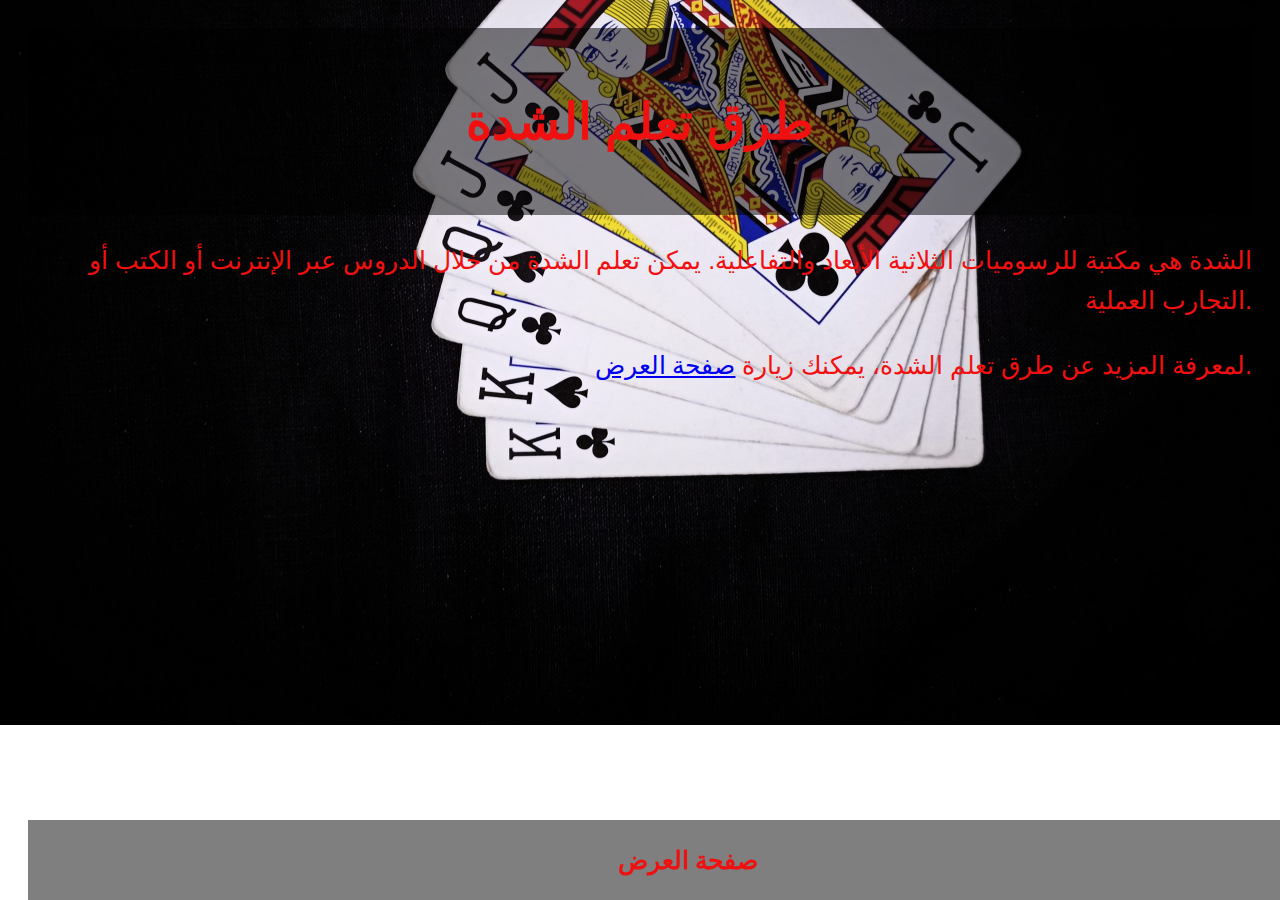
<file: index.html>
<!DOCTYPE html>
<html lang="ar">
<head>
    <meta charset="UTF-8">
    <meta name="viewport" content="width=device-width, initial-scale=1.0">
    <title>طرق تعلم الشدة</title>
    <style>
        body {
            font-family: Arial, sans-serif;
            line-height: 1.6;
            padding: 20px;
            background-image: url(image/card1.jpg);
            background-size: cover;
            background-position: center;
            background-repeat: no-repeat;
            color: #f11010;
            text-align: right; 
            margin-bottom: 60px; 
            font-size: 25px;
        }

        header {
            text-align: center;
            padding: 20px;
            background-color: rgba(0, 0, 0, 0.5); 
            margin-bottom: 20px;
        }

        footer {
            position: fixed;
            bottom: 0;
            width: 100%;
            background-color: rgba(0, 0, 0, 0.5);
            padding: 20px;
            text-align: center;
        }

        footer a {
            text-decoration: none;
            color: #f11010; 
            font-weight: bold;
        }

        @media only screen and (max-width: 600px) {
            body {
                padding: 10px;
            }
            header, footer {
                padding: 10px;
            }
        }
    </style>
</head>
<body>
    <header>
        <h1>طرق تعلم الشدة</h1>
    </header>

    <p>الشدة هي مكتبة للرسوميات الثلاثية الأبعاد والتفاعلية. يمكن تعلم الشدة من خلال الدروس عبر الإنترنت أو الكتب أو التجارب العملية.</p>
    <p>لمعرفة المزيد عن طرق تعلم الشدة، يمكنك زيارة <a href="main.html">صفحة العرض</a>.</p>

    <footer>
        <a href="main.html">صفحة العرض</a>
    </footer>
</body>
</html>
</file>
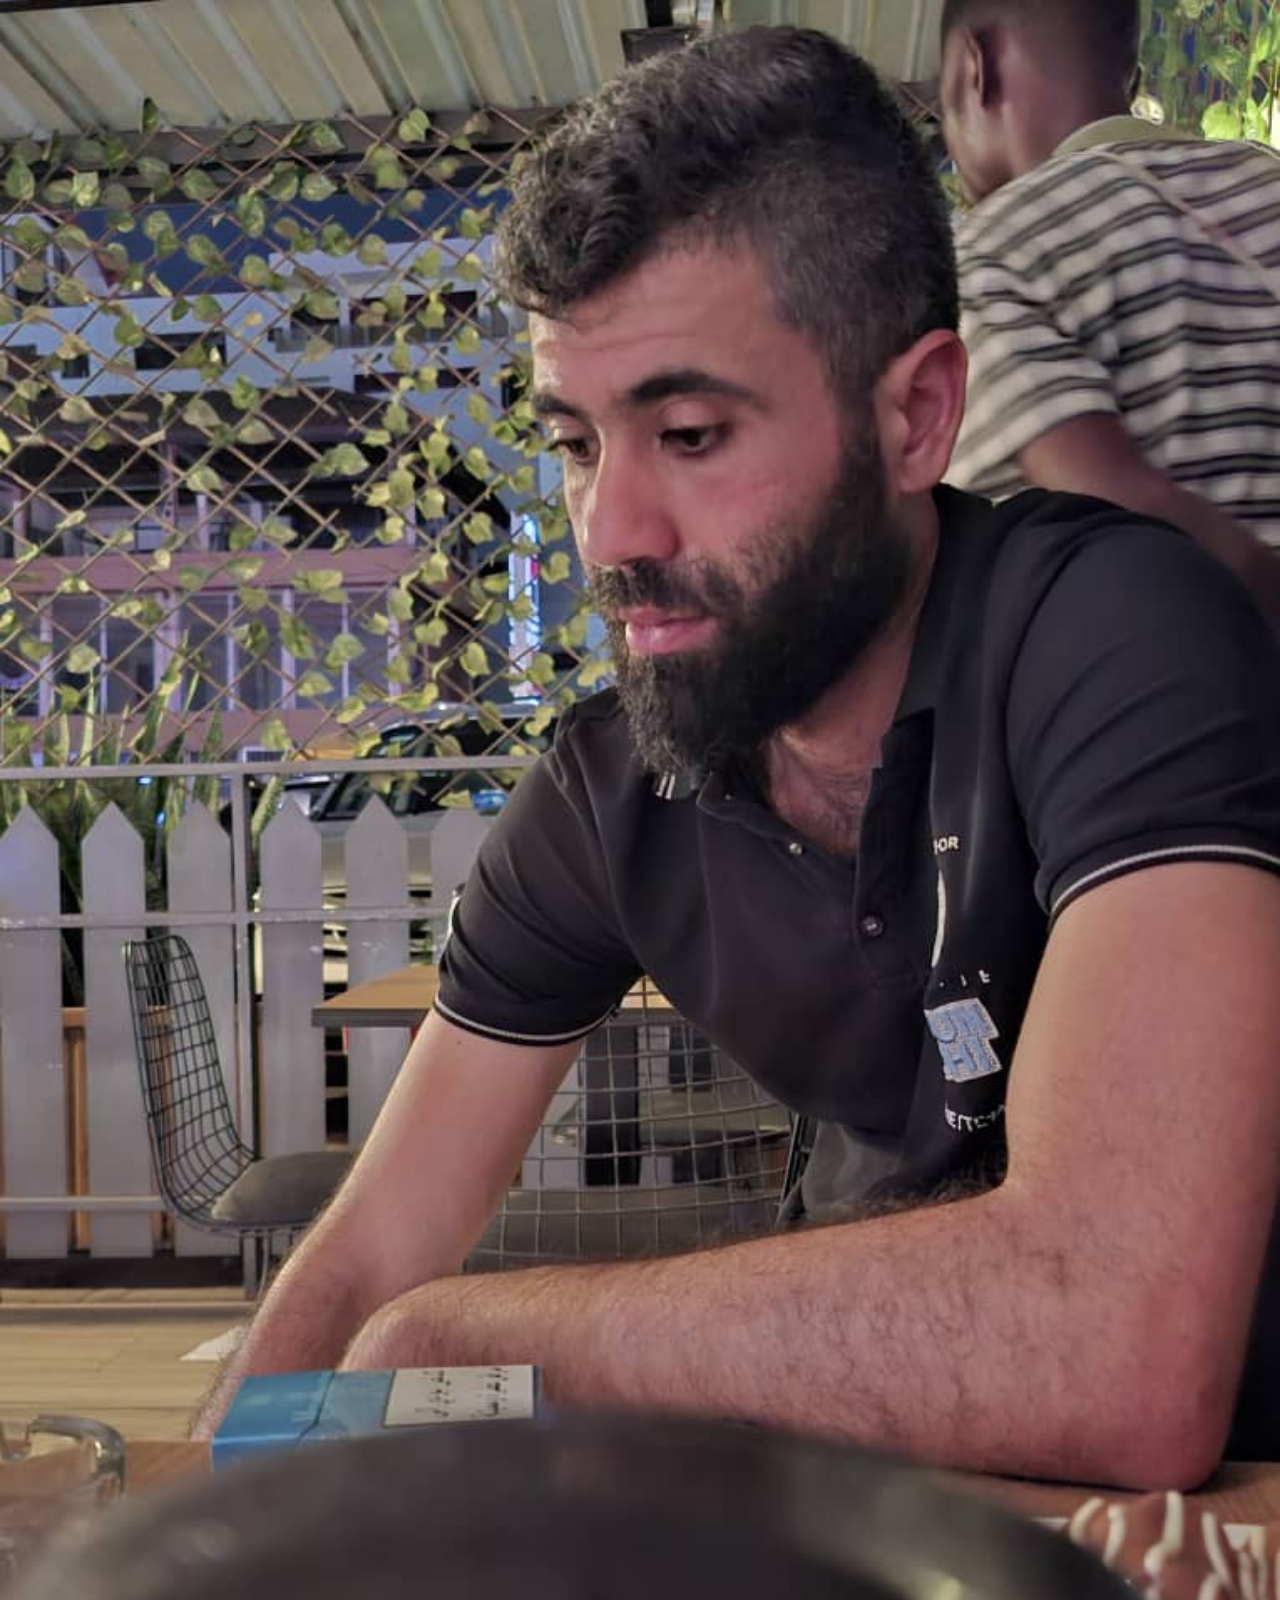
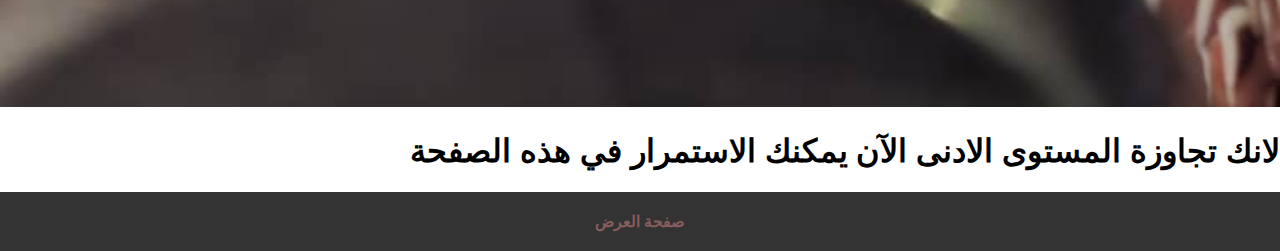
<file: m1.html>
<!DOCTYPE html>
<html lang="en">
<head>
    <meta charset="UTF-8">
    <meta name="viewport" content="width=device-width, initial-scale=1.0">
    <title>Document</title>
</head>
<style>
     body {
            text-align: right;
            font-family: Arial, sans-serif; 
            margin: 0; 
            padding: 0; 
        }
    @media (max-width: 768px) {
            img {
                width: 100%; 
                height: auto; 
            }
        }

        
</style>
<body>
    <img src="image/m.1.jpg" alt="صورة" style="width: 100%; height: auto;">
    <h1>لانك تجاوزة المستوى الادنى الآن يمكنك الاستمرار في هذه الصفحة</h1>

    <footer style="text-align: center; background-color: #333; padding: 20px;">
        <a href="main.html" style="text-decoration: none; color: #865c5c; font-weight: bold;">صفحة العرض</a>
    </footer>
    
</body>
</html>
</file>
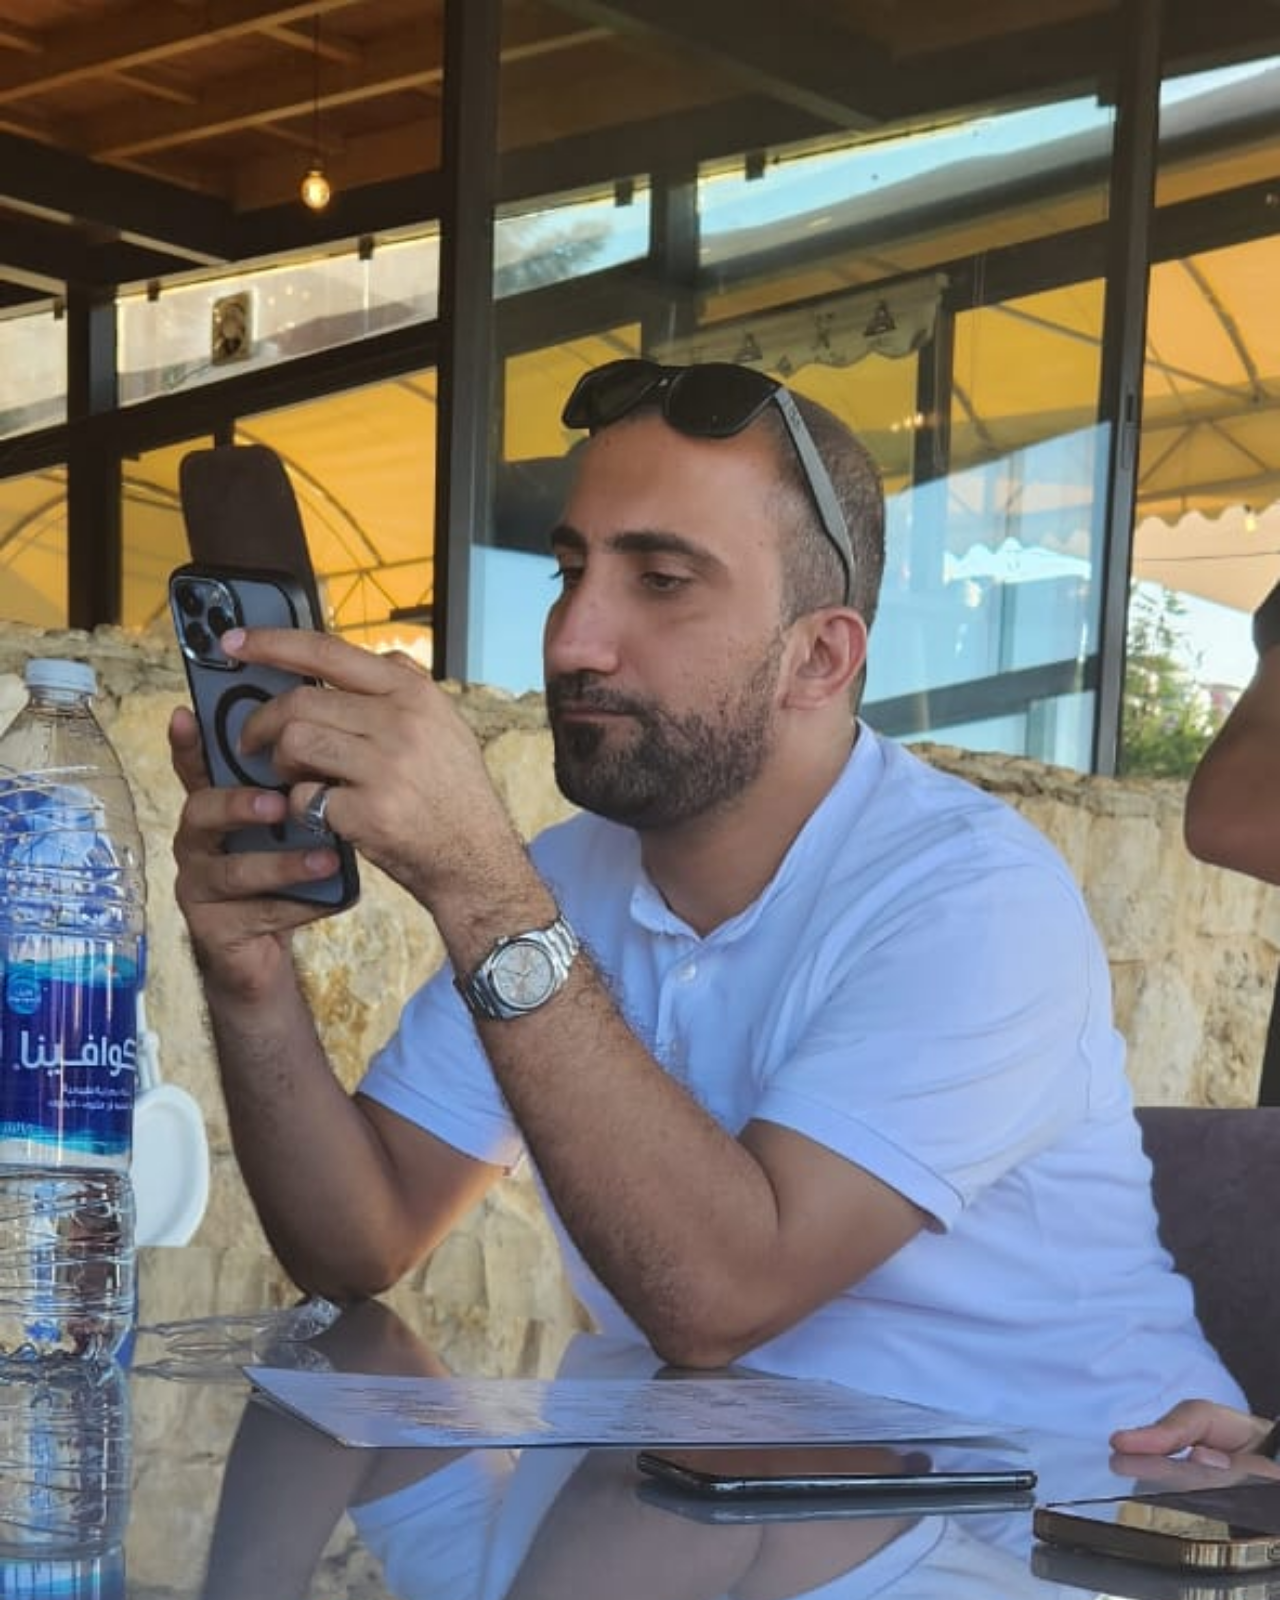
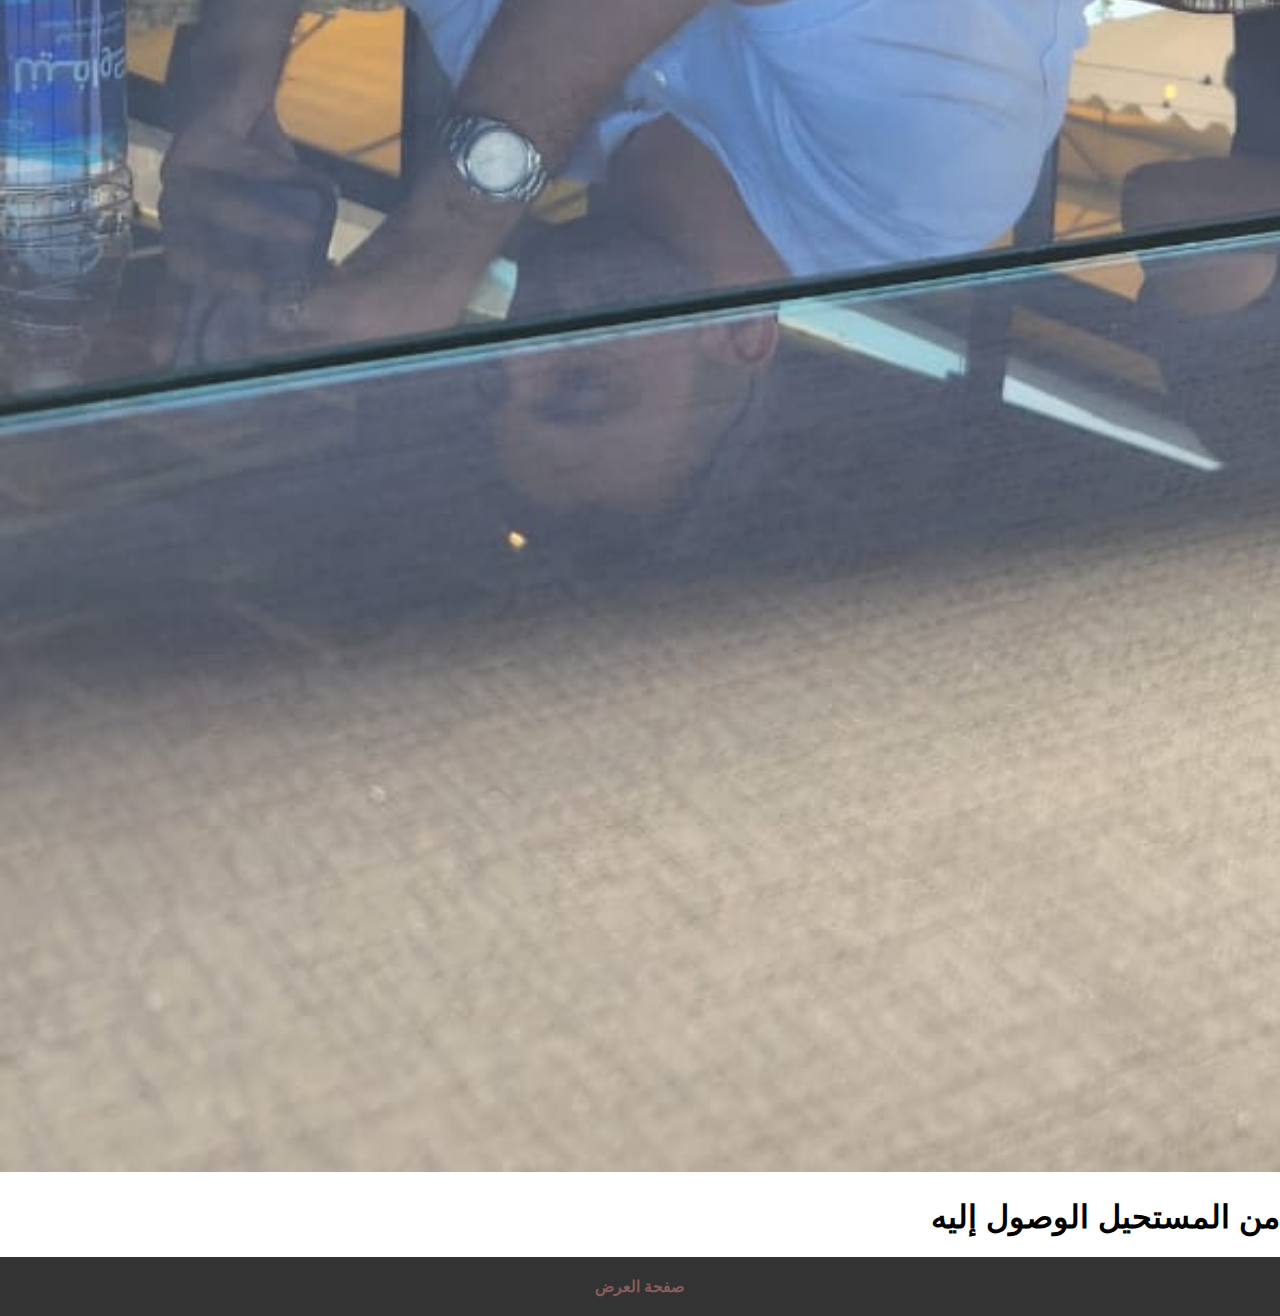
<file: m2.html>
<!DOCTYPE html>
<html lang="en">
<head>
    <meta charset="UTF-8">
    <meta name="viewport" content="width=device-width, initial-scale=1.0">
    <title>Document</title>
</head>
<style>
     body {
            text-align: right;
            font-family: Arial, sans-serif; 
            margin: 0; 
            padding: 0; 
        }
    @media (max-width: 768px) {
            img {
                width: 100%; 
                height: auto; 
            }
        }
</style>
<body>
    <img src="image/m.2.jpg" alt="صورة" style="width: 100%; height: auto;">
    <h1>من المستحيل الوصول إليه</h1>
    
    <footer style="text-align: center; background-color: #333; padding: 20px;">
        <a href="main.html" style="text-decoration: none; color: #865c5c; font-weight: bold;">صفحة العرض</a>
    </footer>
</body>
</html>
</file>
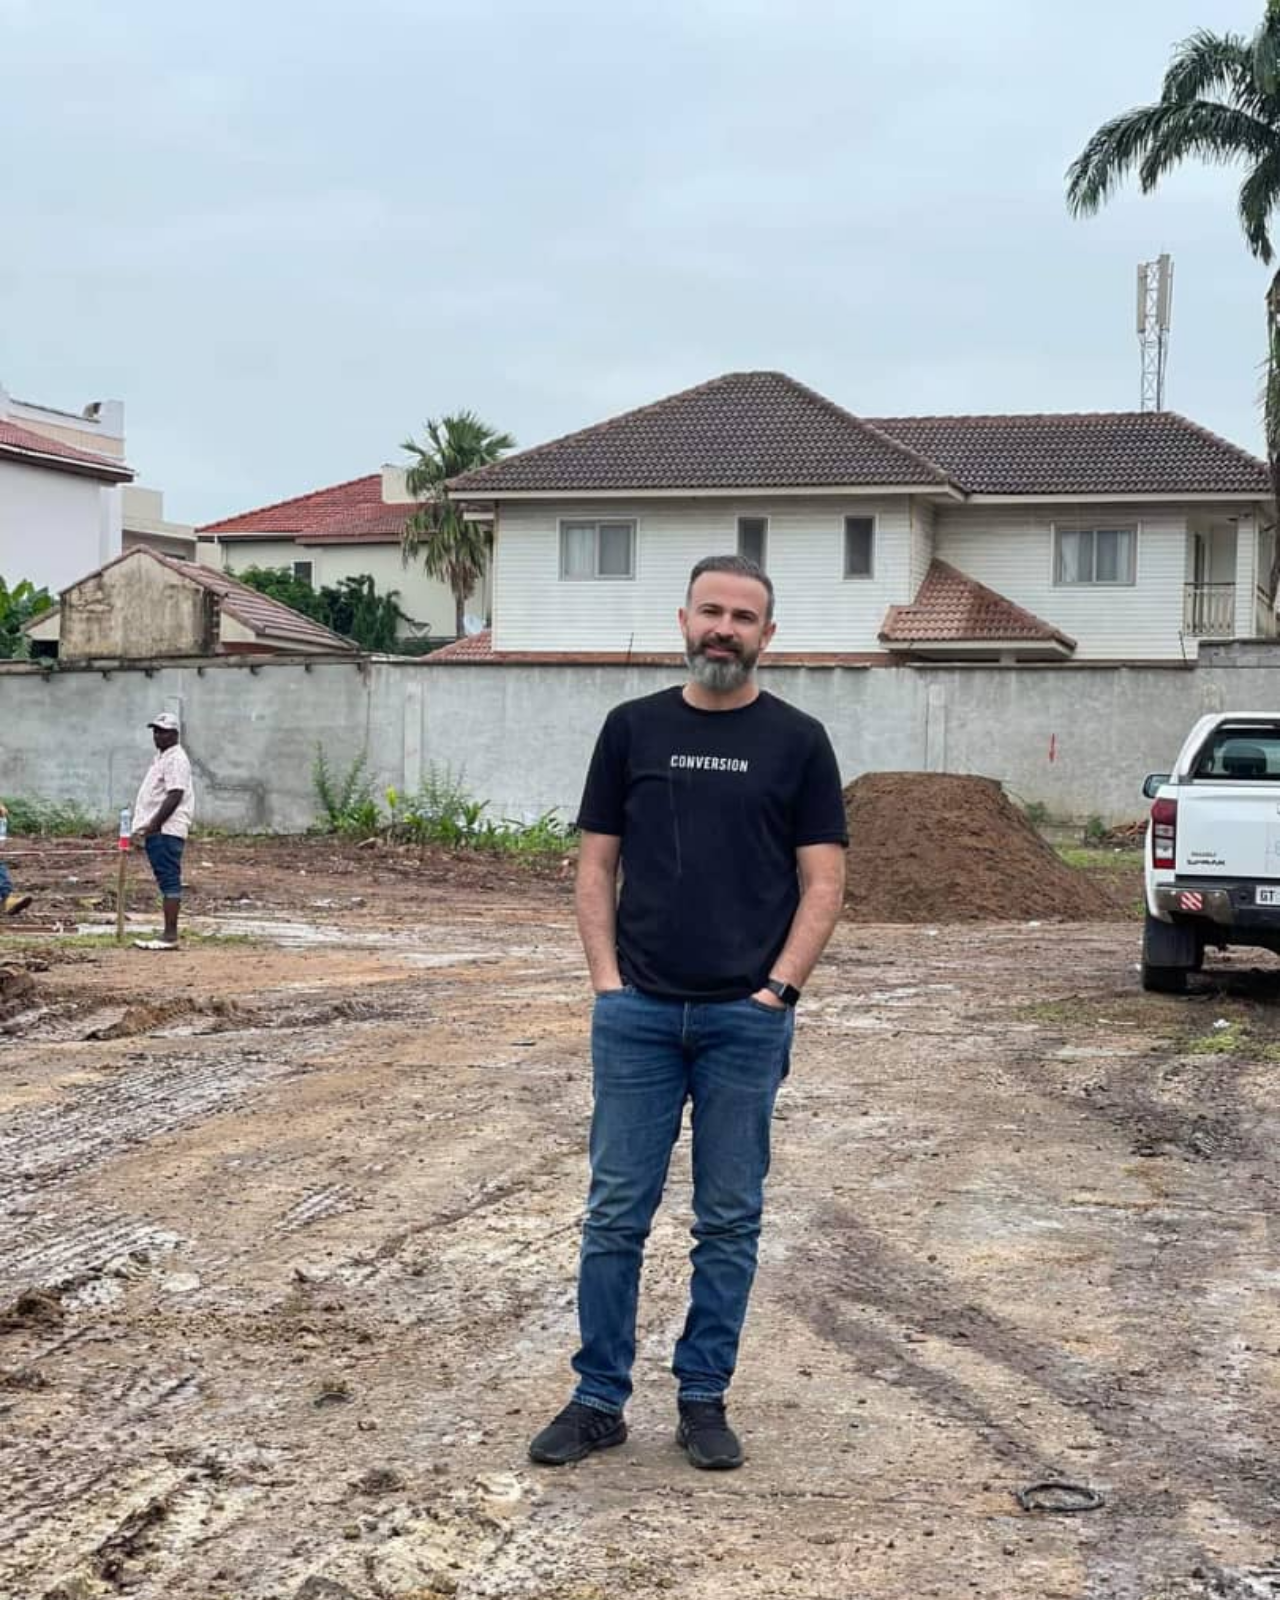
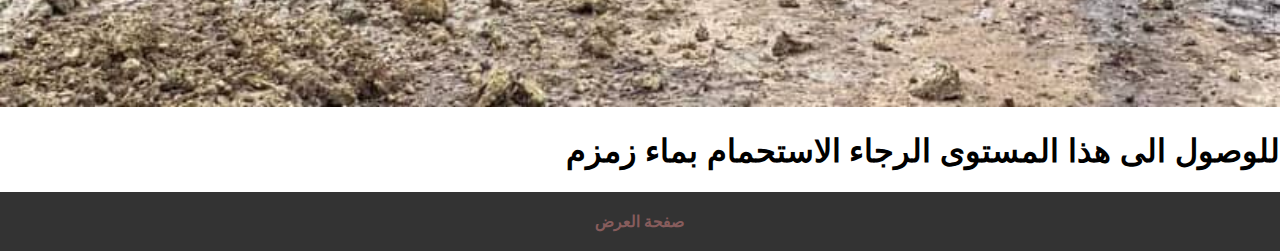
<file: m4.html>
<!DOCTYPE html>
<html lang="en">
<head>
    <meta charset="UTF-8">
    <meta name="viewport" content="width=device-width, initial-scale=1.0">
    <title>Document</title>
</head>
<style>
     body {
            text-align: right;
            font-family: Arial, sans-serif; 
            margin: 0; 
            padding: 0; 
        }
    @media (max-width: 768px) {
            img {
                width: 100%; 
                height: auto; 
            }
        }
</style>
<body>
    <img src="image/m.4.jpg" alt="صورة" style="width: 100%; height: auto;">
    <h1>للوصول الى هذا المستوى الرجاء الاستحمام بماء زمزم</h1>

    <footer style="text-align: center; background-color: #333; padding: 20px;">
        <a href="main.html" style="text-decoration: none; color: #865c5c; font-weight: bold;">صفحة العرض</a>
    </footer>
</body>
</html>
</file>
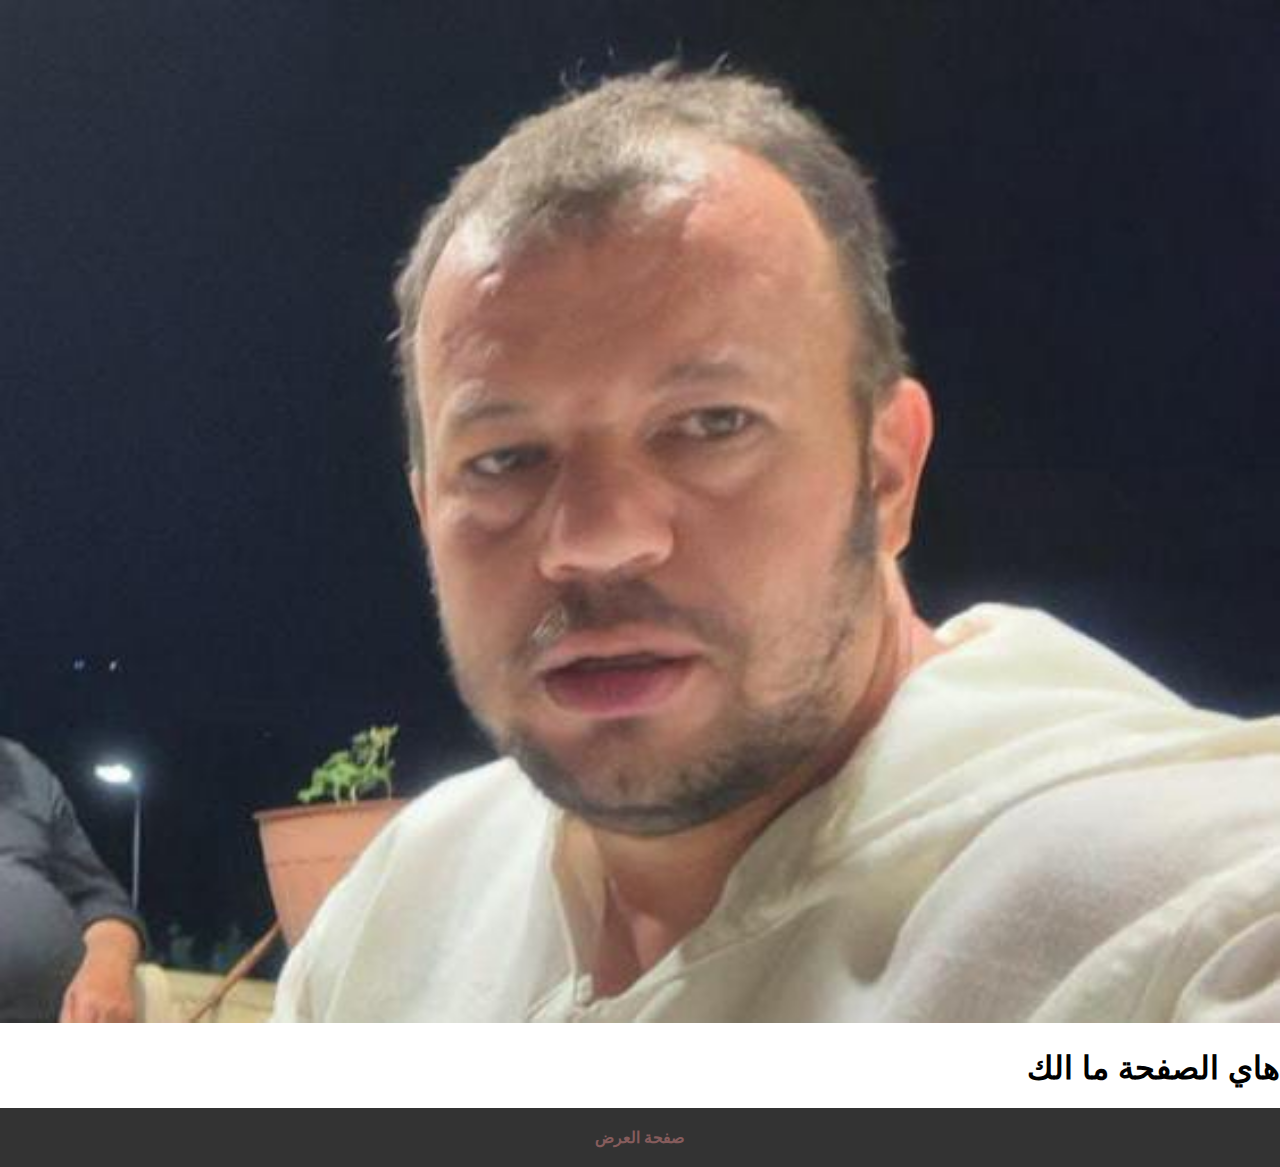
<file: m5.html>
<!DOCTYPE html>
<html lang="en">
<head>
    <meta charset="UTF-8">
    <meta name="viewport" content="width=device-width, initial-scale=1.0">
    <title>Document</title>
</head>
<style>
     body {
            text-align: right;
            font-family: Arial, sans-serif; 
            margin: 0; 
            padding: 0; 
        }
    @media (max-width: 768px) {
            img {
                width: 100%; 
                height: auto; 
            }
        }
</style>
<body>
    <img src="image/m.5.jpg" alt="صورة" style="width: 100%; height: auto;">
    <h1>هاي الصفحة ما الك</h1>
    <footer style="text-align: center; background-color: #333; padding: 20px;">
        <a href="main.html" style="text-decoration: none; color: #865c5c; font-weight: bold;">صفحة العرض</a>
    </footer>
    
    
</body>
</html>
</file>
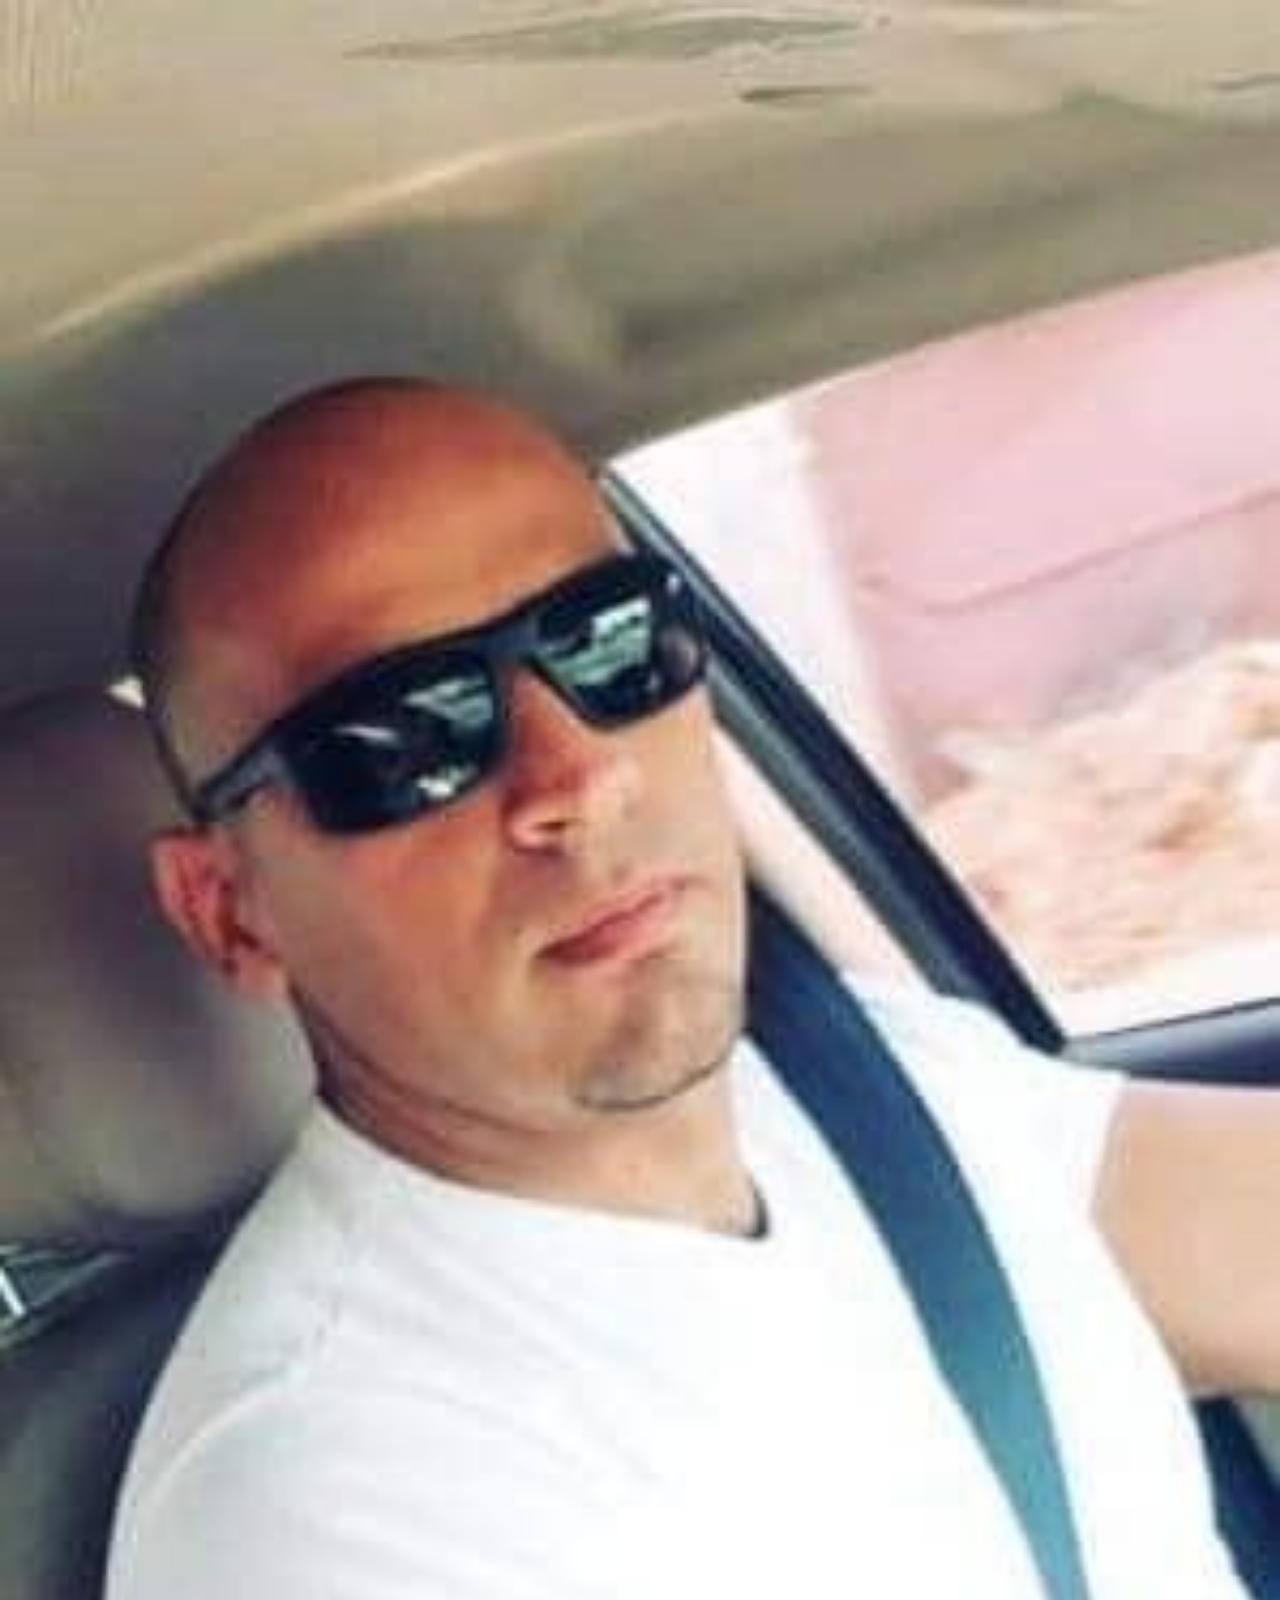
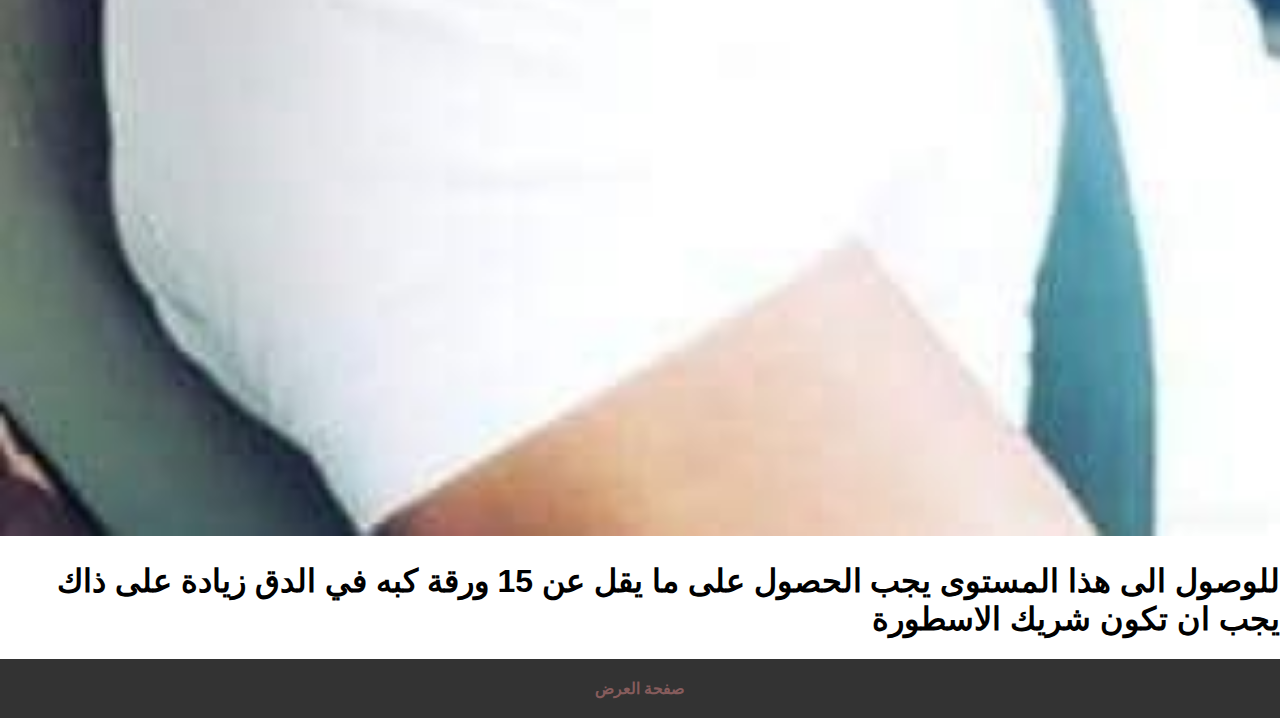
<file: m6.html>
<!DOCTYPE html>
<html lang="en">
<head>
    <meta charset="UTF-8">
    <meta name="viewport" content="width=device-width, initial-scale=1.0">
    <title>Document</title>
</head>
<style>
     body {
            text-align: right;
            font-family: Arial, sans-serif; 
            margin: 0; 
            padding: 0; 
        }
    @media (max-width: 768px) {
            img {
                width: 100%; 
                height: auto; 
            }
        }
</style>
<body>
    <img src="image/m.6.jpg" alt="صورة" style="width: 100%; height: auto;">
    <h1>للوصول الى هذا المستوى يجب الحصول على ما يقل عن 15 ورقة كبه في الدق زيادة على ذاك يجب ان تكون شريك الاسطورة</h1>

    <footer style="text-align: center; background-color: #333; padding: 20px;">
        <a href="main.html" style="text-decoration: none; color: #865c5c; font-weight: bold;">صفحة العرض</a>
    </footer>
    
</body>
</html>
</file>
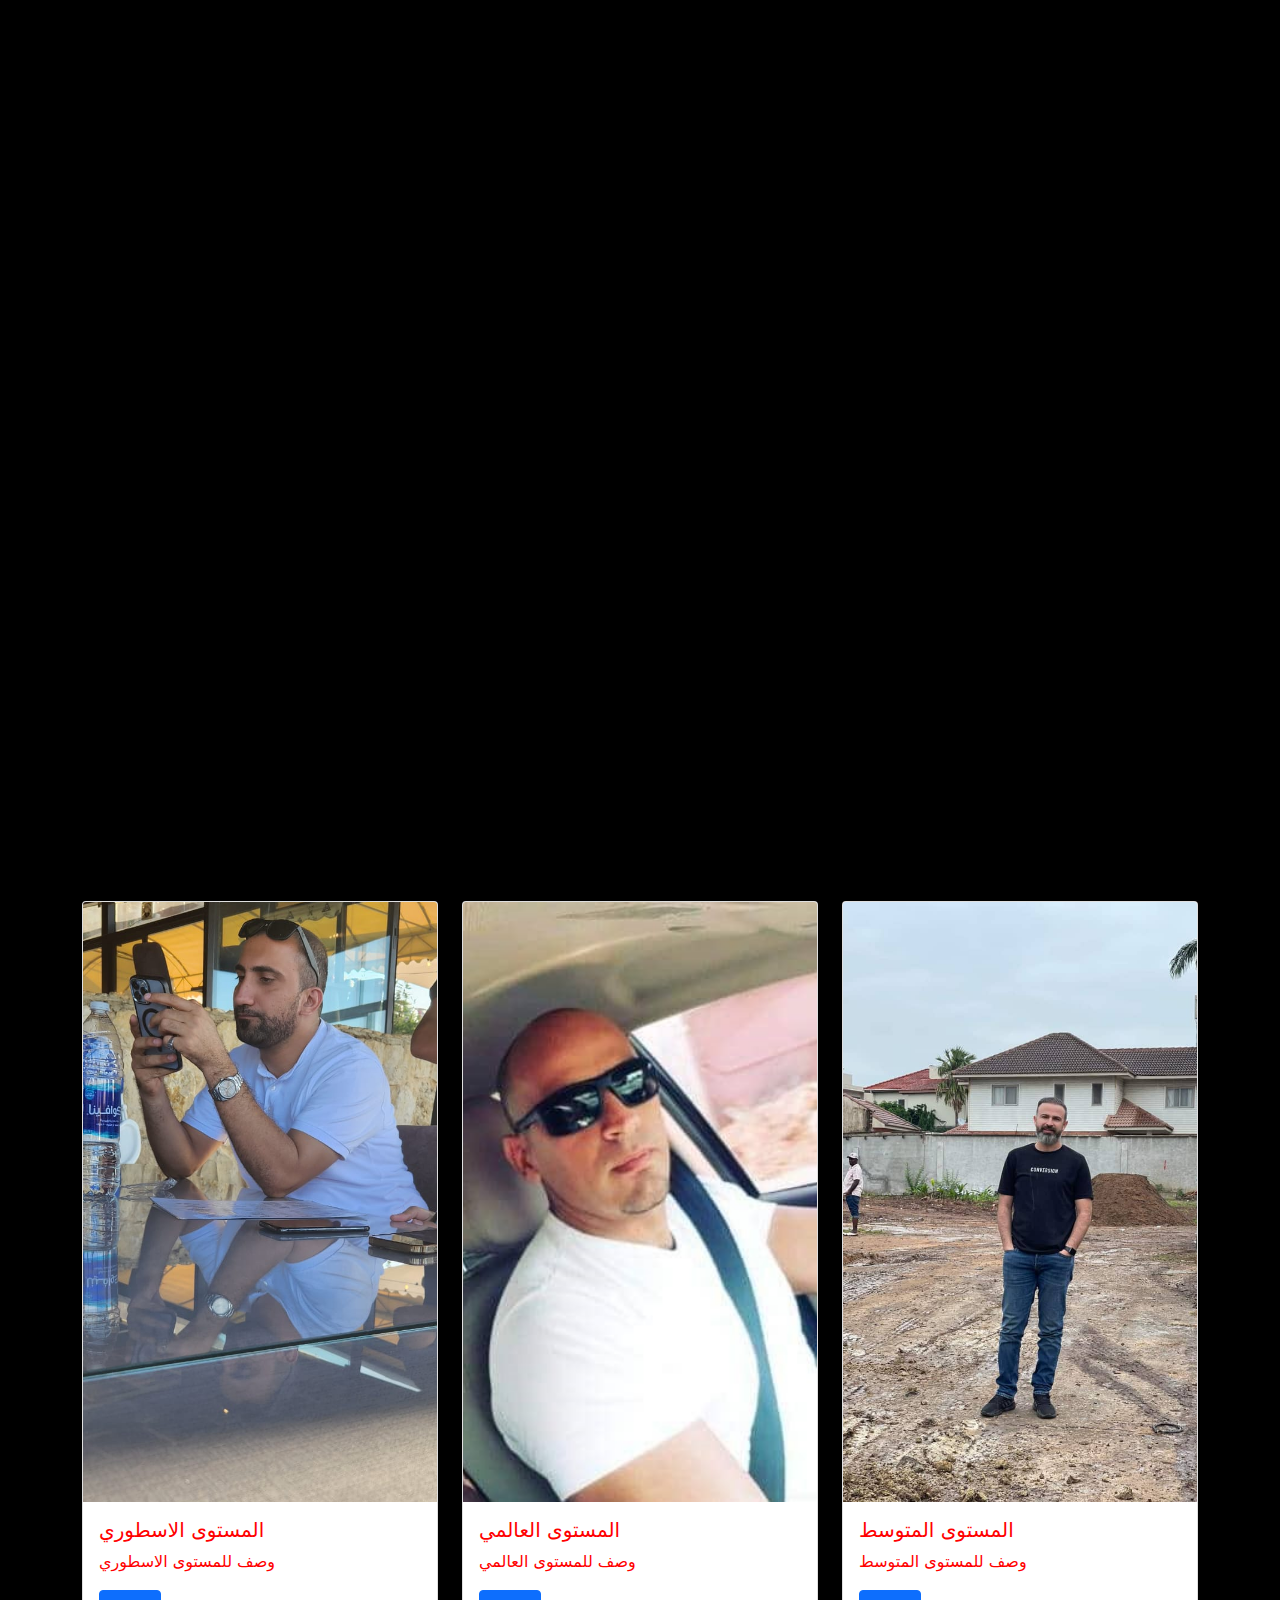
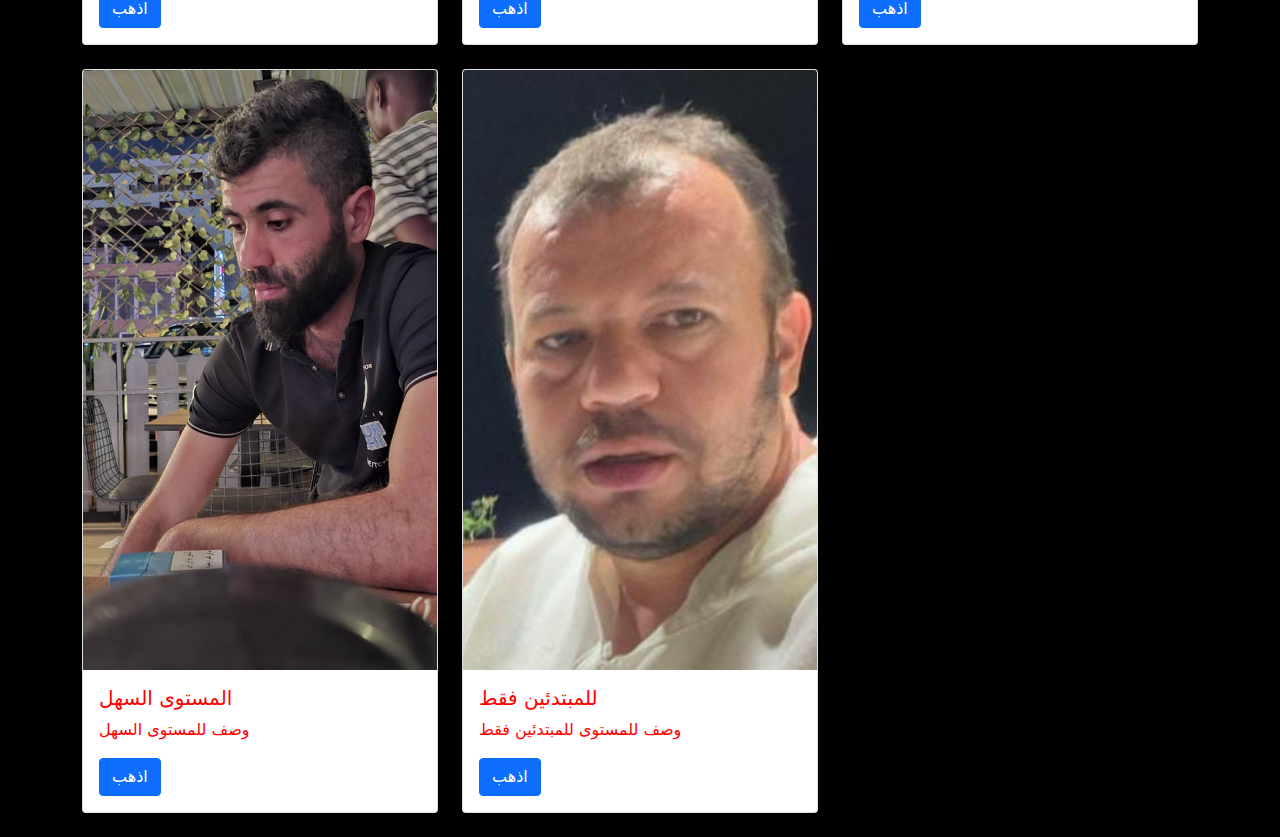
<file: main.html>
<!DOCTYPE html>
<html lang="ar">
<head>
    <meta charset="UTF-8">
    <meta name="viewport" content="width=device-width, initial-scale=1.0">
    
    <link rel="stylesheet" href="css/bootstrap.css">
    
    <link rel="stylesheet" href="style.css">
    <title>صفحة العرض</title>
</head>
<body>


<div class="slideshow-container">
    <div class="slide fade">
        <img src="image/m.1.jpg" alt="Slide 1">
    </div>
    <div class="slide fade">
        <img src="image/m.2.jpg" alt="Slide 2">
    </div>
    <div class="slide fade">
        <img src="image/m.4.jpg" alt="Slide 3">
    </div>
    <div class="slide fade">
        <img src="image/m.5.jpg" alt="Slide 4">
    </div>
    <div class="slide fade">
        <img src="image/m.6.jpg" alt="Slide 5">
    </div>
</div>


<div class="container mt-5">
    <div class="row">
        
        <div class="col-md-4 mb-4">
            <div class="card">
                <img src="image/m.2.jpg" class="card-img-top" alt="صورة">
                <div class="card-body">
                    <h5 class="card-title">المستوى الاسطوري</h5>
                    <p class="card-text">وصف للمستوى الاسطوري</p>
                    <a href="m2.html" class="btn btn-primary">اذهب</a>
                </div>
            </div>
        </div>
        
        <div class="col-md-4 mb-4">
            <div class="card">
                <img src="image/m.6.jpg" class="card-img-top" alt="صورة">
                <div class="card-body">
                    <h5 class="card-title">المستوى العالمي</h5>
                    <p class="card-text">وصف للمستوى العالمي</p>
                    <a href="m6.html" class="btn btn-primary">اذهب</a>
                </div>
            </div>
        </div>
        
        <div class="col-md-4 mb-4">
            <div class="card">
                <img src="image/m.4.jpg" class="card-img-top" alt="صورة">
                <div class="card-body">
                    <h5 class="card-title">المستوى المتوسط</h5>
                    <p class="card-text">وصف للمستوى المتوسط</p>
                    <a href="m4.html" class="btn btn-primary">اذهب</a>
                </div>
            </div>
        </div>
        
        <div class="col-md-4 mb-4">
            <div class="card">
                <img src="image/m.1.jpg" class="card-img-top" alt="صورة">
                <div class="card-body">
                    <h5 class="card-title">المستوى السهل</h5>
                    <p class="card-text">وصف للمستوى السهل</p>
                    <a href="m1.html" class="btn btn-primary">اذهب</a>
                </div>
            </div>
        </div>
        
        <div class="col-md-4 mb-4">
            <div class="card">
                <img src="image/m.5.jpg" class="card-img-top" alt="صورة">
                <div class="card-body">
                    <h5 class="card-title">للمبتدئين فقط</h5>
                    <p class="card-text">وصف للمستوى للمبتدئين فقط</p>
                    <a href="m5.html" class="btn btn-primary">اذهب</a>
                </div>
            </div>
        </div>
    </div>
</div>

<script src="main.js"></script>

</body>
</html>
</file>
<file: style.css>
body {
    background-color: black;
    color: red;
}
.slideshow-container {
  width: 50%; /* تحديد عرض 50% من عرض الصفحة */
  margin: 0 auto; /* توسيط العنصر في الأفقي */
  position: relative;
  overflow: hidden;
}

.slide {
  width: 100%;
  text-align: center;
}

.slide img {
  width: 100%;
  height: auto;
  object-fit: cover;
}

.slide-caption {
  position: absolute;
  bottom: 20px;
  left: 50%;
  transform: translateX(-50%);
  background-color: rgba(0, 0, 0, 0.5);
  color: #fff;
  padding: 10px 20px;
  max-width: 80%;
  text-align: center;
}

  
  .fade {
    animation-name: fade;
    animation-duration: 1.5s;
  }
  
  @keyframes fade {
    from {
      opacity: 0.4;
    }
    to {
      opacity: 1;
    }
  }
  .card-img-top {
    height: 600px; 
    object-fit: cover; 
}


@media (max-width: 768px) {
    .card-img-top {
        height: 150px; 
    }
}
img{
    height: 600px;
}
</file>
